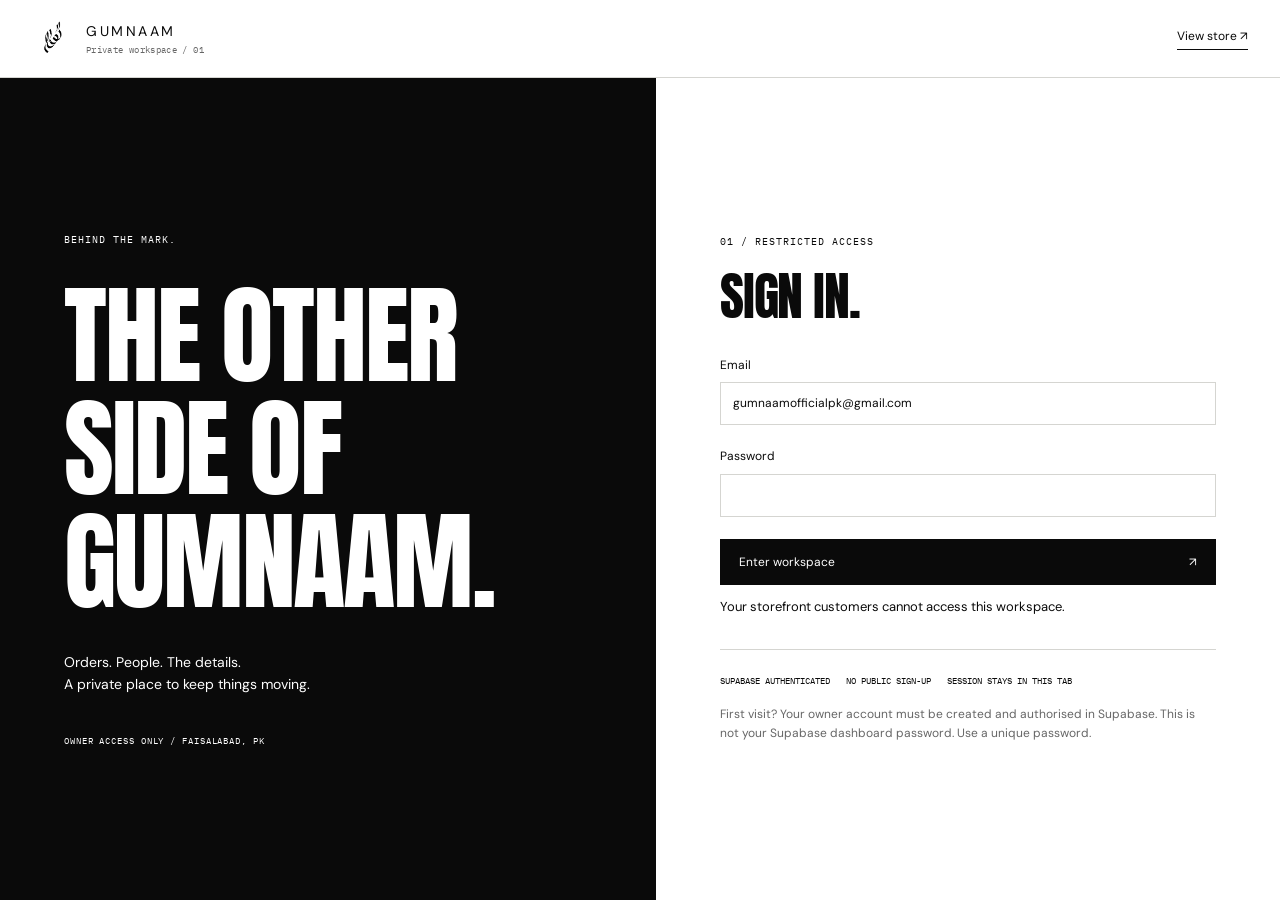
<file: admin.html>
<!doctype html>
<html lang="en">
<head>
  <meta charset="utf-8">
  <meta name="viewport" content="width=device-width, initial-scale=1">
  <meta name="robots" content="noindex, nofollow, noarchive">
  <meta name="referrer" content="no-referrer">
  <meta name="description" content="Private Gumnaam owner workspace.">
  <title>Owner workspace — Gumnaam</title>
  <link rel="icon" type="image/png" href="assets/logo.png">
  <link rel="preconnect" href="https://fonts.googleapis.com">
  <link rel="preconnect" href="https://fonts.gstatic.com" crossorigin>
  <link href="https://fonts.googleapis.com/css2?family=Anton&family=DM+Sans:wght@400;500&family=IBM+Plex+Mono:wght@400&display=swap" rel="stylesheet">
  <link rel="stylesheet" href="css/owner.css">
  <script src="js/owner-config.js" defer></script>
  <script type="module" src="js/owner.js"></script>
</head>
<body>
  <a class="skip-link" href="#owner-main">Skip to workspace</a>
  <header class="owner-header">
    <a class="owner-brand" href="index.html"><img src="assets/logo.png" alt="" width="40" height="40"><span>GUMNAAM<small>Private workspace / 01</small></span></a>
    <a class="quiet-link" href="index.html" target="_blank" rel="noopener noreferrer">View store ↗</a>
  </header>
  <main id="owner-main">
    <section class="owner-login" id="login-view" aria-labelledby="login-title">
      <div class="login-story"><p class="eyebrow">Behind the mark.</p><h1 id="login-title">The other<br>side of<br>Gumnaam.</h1><p>Orders. People. The details.<br>A private place to keep things moving.</p><span class="login-stamp">Owner access only / Faisalabad, PK</span></div>
      <div class="login-card">
        <p class="eyebrow">01 / Restricted access</p><h2>Sign in.</h2>
        <form id="login-form">
          <label>Email<input name="email" type="email" autocomplete="username" required maxlength="254" value="gumnaamofficialpk@gmail.com"></label>
          <label>Password<input name="password" type="password" autocomplete="current-password" required maxlength="256"></label>
          <button class="button primary" type="submit">Enter workspace <span>↗</span></button>
        </form>
        <form id="login-mfa" hidden>
          <p>Enter the code from your authenticator.</p>
          <label>Six-digit code<input name="code" inputmode="numeric" autocomplete="one-time-code" pattern="[0-9]{6}" maxlength="6" required></label>
          <button class="button primary" type="submit">Verify and enter <span>↗</span></button>
          <button class="button" type="button" id="mfa-back">Back to sign in</button>
        </form>
        <p class="form-status" id="login-status" role="status" aria-live="polite">Your storefront customers cannot access this workspace.</p>
        <div class="login-security"><span>Supabase authenticated</span><span>No public sign-up</span><span>Session stays in this tab</span></div>
        <p class="fine-print">First visit? Your owner account must be created and authorised in Supabase. This is not your Supabase dashboard password. Use a unique password.</p>
      </div>
    </section>

    <div class="workspace" id="workspace" hidden>
      <aside class="owner-sidebar" aria-label="Workspace navigation">
        <p class="eyebrow">Operations / Drop 001</p>
        <nav id="owner-nav" aria-label="Owner sections">
          <button type="button" data-view="overview" aria-current="page"><span>01</span> Overview</button>
          <button type="button" data-view="orders"><span>02</span> Orders</button>
          <button type="button" data-view="invoices"><span>03</span> Invoices</button>
          <button type="button" data-view="customers"><span>04</span> Customers</button>
          <button type="button" data-view="activity"><span>05</span> Activity</button>
          <button type="button" data-view="security"><span>06</span> Security</button>
        </nav>
        <div class="sidebar-end"><p id="owner-email"></p><p class="fine-print">Private session.<br>Locks after 15 minutes idle.</p><button type="button" class="quiet-link" id="sign-out">Sign out ↗</button></div>
      </aside>
      <div class="workspace-body">
        <div class="workspace-heading"><div><p class="eyebrow" id="view-label">01 / At a glance</p><h1 id="view-title" tabindex="-1">Overview.</h1></div><div class="workspace-tools"><p class="fine-print" id="last-refreshed"></p><button type="button" class="button compact" id="refresh">Refresh ↻</button></div></div>
        <p class="form-status" id="workspace-status" role="status" aria-live="polite"></p>

        <section id="overview-view" aria-labelledby="view-title">
          <form id="overview-range" class="filter-bar">
            <label>Placed from<input name="from" type="date"></label><label>Through<input name="until" type="date"></label>
            <button type="submit" class="button compact">Apply range</button><button type="button" class="quiet-link" id="all-time">All time</button>
          </form>
          <p class="fine-print metric-explanation">Online orders only, by order date in Pakistan time. Walk-in sales have separate totals under Invoices. Test orders excluded. Revenue is recorded manually; it is not a bank balance or profit.</p>
          <div class="metric-grid" id="metrics" aria-label="Business metrics"></div>
          <div class="attention" id="attention" aria-label="Needs attention"></div>
          <div class="insight-grid"><section class="panel"><div class="panel-heading"><h2>Delivered &amp; paid.</h2><span class="eyebrow">Recent 30 days in range</span></div><p class="fine-print">Grouped by order placement date. Delivery included.</p><div id="revenue-chart" class="revenue-chart"></div></section><section class="panel"><h2>The pieces.</h2><p class="fine-print">Delivered, paid orders only. Merchandise value.</p><div id="top-products"></div></section></div>
          <div class="insight-grid"><section class="panel"><h2>Order flow.</h2><div id="status-breakdown"></div></section><section class="panel"><h2>Where they go.</h2><div id="top-cities"></div></section></div>
          <p class="fine-print">Payments recorded includes verified Easypaisa and collected COD, excluding refunded payments. Delivered &amp; paid requires both delivery and payment. Refunds are full-order records, not automatic transfers.</p>
        </section>

        <section id="orders-view" hidden aria-labelledby="view-title">
          <p class="fine-print">Choose Manage on an order to confirm, cancel, dispatch or mark it delivered. Status and payment changes require your review and a reason.</p>
          <form id="order-filters" class="filter-bar">
            <label class="search-field">Find an order<input name="q" type="search" placeholder="Reference, name, email, phone or city" maxlength="100"></label>
            <label>Status<select name="status"><option value="">All statuses</option><option value="pending_confirmation">Pending confirmation</option><option value="pending_verification">Pending verification</option><option value="confirmed">Confirmed</option><option value="dispatched">Dispatched</option><option value="completed">Delivered</option><option value="cancelled">Cancelled</option></select></label>
            <label>Payment method<select name="payment"><option value="">Both methods</option><option value="cod">Cash on delivery</option><option value="easypaisa">Easypaisa</option></select></label>
            <label>Placed from<input name="from" type="date"></label><label>Through<input name="until" type="date"></label>
            <label class="checkbox"><input name="test" type="checkbox">Include test orders</label><button type="submit" class="button compact">Apply filters</button>
          </form>
          <div class="list-heading"><p id="order-count" class="eyebrow"></p><button type="button" class="quiet-link" data-export="orders">Export filtered orders ↓</button></div>
          <div class="table-scroll"><table class="data-table"><caption class="sr-only">Orders matching your filters</caption><thead><tr><th scope="col">Order / Placed</th><th scope="col">Customer</th><th scope="col">Status</th><th scope="col">Payment</th><th scope="col" class="numeric">Total</th><th scope="col"><span class="sr-only">Details</span></th></tr></thead><tbody id="order-rows"></tbody></table></div>
          <div class="pagination"><button type="button" class="button compact" data-page="orders-prev">Previous</button><span id="order-page"></span><button type="button" class="button compact" data-page="orders-next">Next</button></div>
        </section>

        <section id="invoices-view" hidden aria-labelledby="view-title">
          <p class="fine-print">For customers buying in person. No delivery fee, no online order alert. Download a customer-only PDF to print, without the admin page URL or workspace heading. Not a tax invoice.</p>
          <div class="metric-grid invoice-metrics" id="invoice-metrics" aria-label="Walk-in invoice totals"></div>
          <div class="invoice-builder">
            <section class="panel">
              <div class="panel-heading"><h2>Issue an invoice.</h2><button class="quiet-link" type="button" id="new-invoice">Clear / New invoice</button></div>
              <form id="invoice-form">
                <div class="invoice-fields"><label>Customer name<input name="customerName" value="Walk-in customer" maxlength="100" minlength="2" required autocomplete="off"></label><label>Phone / optional<input name="phone" type="tel" maxlength="24" autocomplete="off" placeholder="03001234567"></label><label>Email / optional<input name="email" type="email" maxlength="254" autocomplete="off"></label></div>
                <div class="invoice-line-labels" aria-hidden="true"><span>Hoodie</span><span>Size</span><span>Qty</span><span>Price / PKR</span><span></span></div>
                <div id="invoice-lines"></div>
                <button type="button" class="quiet-link" id="add-invoice-line">Add another piece +</button>
                <div class="invoice-fields invoice-payment-fields"><label>Discount / PKR<input name="discount" type="number" min="0" step="1" value="0" required></label><label>Amount received / PKR<input name="amountPaid" type="number" min="0" step="1" value="0" required></label><label>Payment method<select name="paymentMethod"><option value="cash">Cash</option><option value="easypaisa">Easypaisa</option><option value="bank_transfer">Bank transfer</option><option value="other">Other</option></select></label><label>Payment reference / optional<input name="paymentReference" maxlength="100"></label></div>
                <button class="quiet-link" id="invoice-paid-in-full" type="button">Set received to full total</button>
                <label class="invoice-note">Note printed on invoice / optional<textarea name="notes" maxlength="1000" rows="2"></textarea></label>
                <div class="invoice-draft-totals" id="invoice-draft-totals" role="status" aria-live="polite"></div>
                <p class="fine-print">Only enter money actually received. Prices are editable for in-person sales; default PKR 1,999. This does not change online prices or reserve stock. Contact details are not added to email marketing.</p>
                <button class="button primary" id="issue-invoice" type="submit">Review &amp; issue invoice ↗</button>
                <p class="form-status" id="invoice-status" role="status" aria-live="polite"></p>
              </form>
            </section>
            <section class="panel invoice-history"><h2>Saved invoices.</h2><form id="invoice-filters" class="filter-bar"><label>Find an invoice<input name="q" type="search" maxlength="100" placeholder="Number, name, email or phone"></label><label>Status<select name="invoiceStatus"><option value="">All invoices</option><option value="issued">Issued</option><option value="void">Void</option></select></label><button type="submit" class="button compact">Search</button></form><p class="eyebrow" id="invoice-count"></p><div id="invoice-history"></div><div class="pagination"><button class="button compact" type="button" id="invoice-prev">Previous</button><span id="invoice-page"></span><button class="button compact" type="button" id="invoice-next">Next</button></div><p class="fine-print">Walk-in totals are all-time and separate from online revenue. Saved invoice lines are fixed; void and reissue if details are wrong. An unpaid balance is not paid revenue.</p></section>
          </div>
        </section>

        <section id="customers-view" hidden aria-labelledby="view-title">
          <div class="panel notice"><h2>People, not a mailing list.</h2><p>Order contact details are for fulfilment. Only explicit checkout email opt-ins appear in the marketing export. Keep exported files private. Phone numbers do not carry promotional WhatsApp consent.</p></div>
          <form id="customer-filters" class="filter-bar"><label class="search-field">Find a customer<input name="q" type="search" placeholder="Name, email, phone or city" maxlength="100"></label><label class="checkbox"><input name="marketing" type="checkbox">Email opt-ins only</label><button class="button compact" type="submit">Apply filters</button></form>
          <div class="list-heading"><p id="customer-count" class="eyebrow"></p><div class="export-links"><button type="button" class="quiet-link" data-export="customers">Operational CSV ↓</button><button type="button" class="quiet-link" data-export="marketing">Email opt-ins CSV ↓</button></div></div>
          <div class="table-scroll"><table class="data-table"><caption class="sr-only">Customer records, grouped by email when provided, otherwise phone</caption><thead><tr><th scope="col">Customer</th><th scope="col">Contact</th><th scope="col">Orders / Last placed</th><th scope="col" class="numeric">Delivered &amp; paid</th><th scope="col">Email permission</th></tr></thead><tbody id="customer-rows"></tbody></table></div>
          <p class="fine-print">Grouped by email when supplied, otherwise phone. Shared emails can represent more than one person. Test orders excluded. Opt-ins are recorded choices, not independently verified email ownership.</p>
          <div class="pagination"><button type="button" class="button compact" data-page="customers-prev">Previous</button><span id="customer-page"></span><button type="button" class="button compact" data-page="customers-next">Next</button></div>
          <div class="panel"><h2>Before your first campaign.</h2><p>Use an email-marketing service that handles unsubscribe links, bounces and suppression. Import only the email opt-in export, and apply that provider’s opt-outs as well. No promotional messages are sent by this panel.</p></div>
        </section>

        <section id="activity-view" hidden aria-labelledby="view-title"><p class="fine-print">Latest 50 panel actions. Order details keep their latest 25 changes. Supabase dashboard edits are outside this panel’s audit trail.</p><div id="activity-list" class="activity-list"></div></section>

        <section id="security-view" hidden aria-labelledby="view-title">
          <div class="insight-grid"><section class="panel"><h2>Your access.</h2><dl class="detail-list"><div><dt>Account</dt><dd id="security-email"></dd></div><div><dt>Authentication</dt><dd>Supabase Auth + owner allowlist</dd></div><div><dt>Session</dt><dd>Memory only. Ends on reload or after 15 minutes idle.</dd></div><div><dt>Customer records</dt><dd>Private server access. No guest table permissions.</dd></div><div><dt>Receipts</dt><dd>Private, 60-second preview link.</dd></div></dl></section>
          <section class="panel"><h2>Authenticator.</h2><p id="mfa-status">Checking account security…</p><button type="button" id="enroll-mfa" class="button compact" hidden>Set up two-factor sign-in</button><div id="mfa-enrollment" hidden><p>Scan this code in your authenticator, then verify a fresh code. Keep access to your authenticator secure.</p><img id="mfa-qr" alt="Authenticator setup QR code" width="220" height="220"><form id="enrollment-form"><label>Six-digit code<input name="code" inputmode="numeric" autocomplete="one-time-code" pattern="[0-9]{6}" maxlength="6" required></label><button class="button primary" type="submit">Verify authenticator</button></form></div><p class="form-status" id="security-status" role="status"></p></section></div>
          <div class="panel"><h2>Keep the workspace private.</h2><p>Use a unique password and enable your authenticator. Sign out on shared devices. Do not share CSV exports or receipt previews publicly. Recover a lost account through your Supabase project administration; this panel does not expose recovery credentials.</p></div>
        </section>
        <footer class="workspace-footer"><span>GUMNAAM / PRIVATE OPERATIONS</span><span>All money in PKR. All dates in Pakistan time.</span></footer>
      </div>
    </div>
  </main>

  <dialog id="order-detail" aria-labelledby="detail-title">
    <div class="dialog-heading"><div><p class="eyebrow">Order / The details</p><h2 id="detail-title">Order details.</h2></div><button type="button" class="button compact" data-close="order-detail">Close ×</button></div>
    <div id="detail-content"></div>
    <p class="form-status" id="detail-status" role="status" aria-live="polite"></p>
  </dialog>
  <dialog id="confirm-dialog" aria-labelledby="confirm-title"><h2 id="confirm-title">Confirm this action.</h2><p id="confirm-copy"></p><form method="dialog" class="confirm-buttons"><button class="button" value="cancel">Keep as is</button><button class="button primary" value="confirm">Confirm</button></form></dialog>
  <dialog id="invoice-dialog" aria-labelledby="invoice-dialog-title"><div class="dialog-heading invoice-controls"><h2 id="invoice-dialog-title">Sales invoice.</h2><div class="detail-actions"><button class="button compact" type="button" id="print-invoice">Download customer PDF ↓</button><button class="button compact" type="button" data-close="invoice-dialog">Close ×</button></div></div><article id="invoice-paper" class="invoice-paper"></article><section id="invoice-payment-editor" class="panel invoice-controls"></section><p class="form-status invoice-controls" id="invoice-dialog-status" role="status" aria-live="polite"></p></dialog>
  <noscript><p class="noscript">JavaScript is required for the private owner workspace. Customer records are never embedded in this page.</p></noscript>
</body>
</html>
</file>
<file: css/owner.css>
:root { --paper: #f5f5f2; --ink: #0a0a0a; --line: #d5d5d1; --muted: #666; --display: "Anton", "Arial Narrow", sans-serif; --body: "DM Sans", Helvetica, Arial, sans-serif; --mono: "IBM Plex Mono", monospace; }
* { box-sizing: border-box; }
[hidden] { display: none !important; }
body { margin: 0; color: var(--ink); background: var(--paper); font: 14px/1.6 var(--body); }
button, input, select, textarea { font: inherit; color: inherit; }
button, a, input, select, textarea { -webkit-tap-highlight-color: transparent; }
button { cursor: pointer; border-radius: 0; }
button:disabled { opacity: .4; cursor: not-allowed; }
a { color: inherit; text-underline-offset: 4px; }
:focus-visible { outline: 2px solid #000; outline-offset: 4px; }
h1, h2, h3, p { margin: 0; }
h1, h2 { font: 400 36px/1.05 var(--display); text-transform: uppercase; letter-spacing: -.02em; }
h2 { font-size: 25px; }
p + p { margin-top: 12px; }
.eyebrow { font: 10px/1.5 var(--mono); text-transform: uppercase; letter-spacing: .1em; }
.fine-print { font-size: 12px; color: var(--muted); }
.sr-only, .skip-link:not(:focus) { position: absolute; width: 1px; height: 1px; overflow: hidden; clip-path: inset(50%); white-space: nowrap; }
.skip-link:focus { position: fixed; top: 8px; left: 8px; padding: 12px; z-index: 10; background: #fff; }
.owner-header { height: 78px; padding: 0 22px; display: flex; align-items: center; justify-content: space-between; gap: 16px; border-bottom: 1px solid var(--line); background: #fff; }
.owner-brand { display: flex; gap: 14px; align-items: center; text-decoration: none; font-size: 14px; letter-spacing: .18em; }
.owner-brand img { object-fit: contain; }
.owner-brand small { display: block; font: 9px/1.6 var(--mono); letter-spacing: .04em; color: var(--muted); }
.quiet-link { font-size: 12px; border: 0; padding: 0 0 3px; border-bottom: 1px solid; text-decoration: none; background: transparent; transition: opacity .2s ease; }
.quiet-link:hover { opacity: .6; }
.button { display: inline-flex; align-items: center; justify-content: space-between; gap: 24px; border: 1px solid var(--ink); padding: 13px 18px; background: transparent; font-size: 12px; line-height: 1.5; transition: opacity .2s ease; text-decoration: none; }
.button:hover { opacity: .7; }
.button.primary { color: #fff; background: var(--ink); }
.button.compact { padding: 9px 13px; gap: 10px; }
label { display: flex; flex-direction: column; gap: 7px; font-size: 12px; }
input, select, textarea { border: 1px solid var(--line); background: #fff; border-radius: 0; padding: 11px 12px; min-width: 0; width: 100%; }
input:focus, select:focus, textarea:focus { border-color: var(--ink); }
textarea { resize: vertical; min-height: 90px; }
.checkbox { flex-direction: row; align-items: center; gap: 10px; }
.checkbox input { width: 16px; height: 16px; margin: 0; accent-color: #000; }
.form-status { min-height: 24px; font-size: 13px; overflow-wrap: anywhere; margin-top: 12px; }
.owner-login { min-height: calc(100svh - 78px); display: grid; }
.login-story { padding: 40px 24px; background: var(--ink); color: #fff; }
.login-story h1 { font-size: clamp(48px, 11vw, 108px); margin: 32px 0; }
.login-stamp { display: block; margin-top: 40px; font: 9px var(--mono); text-transform: uppercase; letter-spacing: .1em; }
.login-card { padding: 40px 24px; background: #fff; }
.login-card h2 { margin: 20px 0 32px; font-size: 52px; }
.login-card form { display: grid; gap: 22px; }
.login-security { display: flex; flex-wrap: wrap; gap: 10px 16px; border-top: 1px solid var(--line); padding-top: 24px; margin: 28px 0 18px; font: 9px/1.5 var(--mono); text-transform: uppercase; }
.owner-sidebar { padding: 20px; border-bottom: 1px solid var(--line); background: #fff; }
.owner-sidebar > .eyebrow { margin-bottom: 14px; }
.owner-sidebar nav { display: flex; overflow-x: auto; gap: 4px; }
.owner-sidebar nav button { white-space: nowrap; border: 0; background: transparent; padding: 12px; font-size: 12px; text-align: left; }
.owner-sidebar nav button span { font: 10px var(--mono); margin-right: 8px; }
.owner-sidebar nav button[aria-current] { background: var(--ink); color: #fff; }
.sidebar-end { margin-top: 18px; font-size: 11px; display: flex; gap: 12px; justify-content: space-between; align-items: center; flex-wrap: wrap; }
.sidebar-end > .fine-print { display: none; }
.workspace-body { min-width: 0; padding: 28px 20px 0; }
.workspace-heading { display: flex; gap: 16px; justify-content: space-between; align-items: flex-end; }
.workspace-heading h1 { font-size: clamp(38px, 6vw, 64px); margin-top: 12px; }
.workspace-tools { display: flex; flex-direction: column; gap: 8px; align-items: flex-end; }
.workspace-tools p { font-size: 10px; }
.filter-bar { display: flex; align-items: flex-end; flex-wrap: wrap; gap: 14px; padding: 20px 0; margin-top: 8px; }
.filter-bar label { flex: 1 1 140px; }
.filter-bar .search-field { flex: 2 1 240px; }
.filter-bar .checkbox { flex: 0 1 auto; min-height: 44px; }
.filter-bar input, .filter-bar select { min-height: 44px; }
.metric-explanation { margin-bottom: 20px; }
.metric-grid { display: grid; grid-template-columns: repeat(2, minmax(0,1fr)); border-left: 1px solid var(--line); border-top: 1px solid var(--line); }
.metric { padding: 20px 15px; border-right: 1px solid var(--line); border-bottom: 1px solid var(--line); background: #fff; min-width: 0; }
.metric .eyebrow { font-size: 9px; }
.metric strong { display: block; font: 400 clamp(22px, 3vw, 38px)/1.2 var(--display); margin: 16px 0 8px; overflow-wrap: anywhere; }
.metric .fine-print { font-size: 10px; }
.attention { display: flex; flex-wrap: wrap; gap: 8px; margin: 22px 0; }
.attention button { border: 1px solid var(--line); background: transparent; padding: 10px 14px; font-size: 12px; }
.insight-grid { display: grid; gap: 20px; margin: 20px 0; }
.panel { background: #fff; padding: 24px 20px; border: 1px solid var(--line); min-width: 0; }
.panel > h2 { margin-bottom: 14px; }
.panel-heading { display: flex; flex-wrap: wrap; gap: 12px; justify-content: space-between; margin-bottom: 12px; }
.rank-row { display: flex; gap: 20px; justify-content: space-between; padding: 15px 0; border-bottom: 1px solid var(--line); align-items: baseline; }
.rank-row:last-child { border: 0; }
.rank-row span { max-width: 65%; overflow-wrap: anywhere; }
.rank-row strong { font-weight: 500; font-size: 13px; text-align: right; }
.revenue-chart { display: flex; align-items: flex-end; gap: 5px; height: 180px; margin: 24px 0; border-bottom: 1px solid var(--line); }
.chart-day { height: 100%; flex: 1; display: flex; align-items: flex-end; position: relative; }
.chart-day i { width: 100%; display: block; background: var(--ink); min-height: 2px; }
.chart-day:hover i { opacity: .65; }
.list-heading { display: flex; gap: 18px; flex-wrap: wrap; justify-content: space-between; margin: 12px 0 20px; align-items: center; }
.export-links { display: flex; gap: 18px; flex-wrap: wrap; }
.table-scroll { overflow-x: auto; border: 1px solid var(--line); background: #fff; }
.data-table { width: 100%; min-width: 720px; border-collapse: collapse; text-align: left; }
.data-table th { font: 9px/1.5 var(--mono); text-transform: uppercase; letter-spacing: .05em; padding: 14px 18px; background: var(--paper); border-bottom: 1px solid var(--line); }
.data-table td { padding: 18px; border-bottom: 1px solid var(--line); font-size: 12px; max-width: 250px; vertical-align: top; overflow-wrap: anywhere; }
.data-table tbody tr:last-child td { border-bottom: 0; }
.data-table small { display: block; margin-top: 4px; color: var(--muted); font-size: 10px; }
.numeric { text-align: right; white-space: nowrap; }
.badge { border: 1px solid var(--line); display: inline-block; padding: 4px 7px; font: 9px/1.5 var(--mono); text-transform: uppercase; }
.badge.strong { background: var(--ink); color: #fff; border-color: var(--ink); }
.pagination { display: flex; gap: 20px; justify-content: space-between; align-items: center; padding: 20px 0; font-size: 11px; }
.notice { margin: 24px 0 8px; }
.activity-entry { padding: 22px 0; border-bottom: 1px solid var(--line); }
.activity-entry > p { margin-top: 7px; }
.activity-entry .eyebrow { color: var(--muted); }
.empty-state { padding: 36px 20px; color: var(--muted); font-size: 13px; }
.workspace-footer { display: flex; flex-wrap: wrap; justify-content: space-between; gap: 14px; font: 9px/1.7 var(--mono); padding: 32px 0; margin-top: 28px; border-top: 1px solid var(--line); }
.detail-list { margin: 20px 0 0; }
.detail-list > div { display: grid; grid-template-columns: 100px 1fr; gap: 12px; padding: 9px 0; }
.detail-list dt { color: var(--muted); font-size: 12px; }
.detail-list dd { margin: 0; overflow-wrap: anywhere; font-size: 13px; white-space: pre-wrap; }
dialog { border: 1px solid var(--ink); color: var(--ink); padding: 24px; width: min(940px, calc(100% - 24px)); max-height: calc(100svh - 32px); overflow: auto; background: var(--paper); }
dialog::backdrop { background: rgb(0 0 0 / .6); }
.dialog-heading { display: flex; justify-content: space-between; align-items: flex-start; gap: 16px; padding-bottom: 24px; border-bottom: 1px solid var(--line); }
.dialog-heading h2 { font-size: clamp(22px, 4vw, 36px); overflow-wrap: anywhere; margin-top: 10px; }
.detail-actions { display: flex; flex-wrap: wrap; gap: 16px; margin: 20px 0; }
.detail-grid { display: grid; gap: 20px; margin: 20px 0; }
.order-editor { display: grid; gap: 16px; }
.order-editor .edit-pair { display: grid; grid-template-columns: 1fr 1fr; gap: 14px; }
.order-editor .fine-print { margin: 0; }
.order-items { margin: 0; padding: 0; list-style: none; }
.order-items li { padding: 14px 0; border-bottom: 1px solid var(--line); }
.order-items li strong { font-weight: 500; }
.order-items li span { display: block; font-size: 12px; }
.receipt-preview { width: 100%; max-height: 500px; object-fit: contain; background: #fff; margin-top: 16px; }
.confirm-buttons { display: flex; gap: 14px; margin-top: 24px; flex-wrap: wrap; }
#confirm-dialog { max-width: 480px; }
#confirm-dialog > p { margin-top: 20px; }
#mfa-qr { width: 220px; max-width: 100%; height: auto; background: #fff; margin: 20px 0; }
#mfa-enrollment { margin-top: 20px; }
#enrollment-form { display: grid; gap: 16px; }
.noscript { padding: 30px; }
.invoice-metrics { margin: 24px 0; }
.invoice-builder { display: grid; gap: 20px; }
.invoice-fields { display: grid; gap: 14px; margin: 20px 0; }
.invoice-line { display: grid; grid-template-columns: 1fr 70px; gap: 12px; padding: 18px 0; border-top: 1px solid var(--line); }
.invoice-line label:first-child { grid-column: 1; }
.invoice-remove { justify-self: start; grid-column: 1 / -1; margin: 0 0 8px; }
.invoice-line-labels { display: none; }
.invoice-note { margin: 20px 0; }
.invoice-draft-totals { display: grid; gap: 10px; padding: 22px 0; margin: 12px 0; border-top: 1px solid var(--line); border-bottom: 1px solid var(--line); }
.invoice-draft-totals > div { display: flex; justify-content: space-between; gap: 20px; }
.invoice-draft-totals strong { font-weight: 500; }
#issue-invoice { margin-top: 20px; }
.invoice-history-entry { padding: 20px 0; border-bottom: 1px solid var(--line); }
.invoice-history-entry > p { margin-top: 6px; overflow-wrap: anywhere; }
.invoice-paper { background: #fff; padding: 24px 18px; margin: 24px 0; color: #000; }
.invoice-paper-header { display: flex; justify-content: space-between; gap: 20px; padding-bottom: 24px; border-bottom: 1px solid var(--line); }
.invoice-paper-header img { object-fit: contain; }
.invoice-paper-header > div:last-child { text-align: right; }
.invoice-paper-header h2 { font-size: 24px; }
.invoice-paper-header .eyebrow { margin-top: 12px; }
.invoice-paper-header .badge { margin-top: 10px; }
.invoice-wordmark { font-size: 12px; letter-spacing: .2em; }
.invoice-billed-to { margin: 24px 0; overflow-wrap: anywhere; }
.invoice-paper-table { width: 100%; border-collapse: collapse; table-layout: fixed; font-size: 11px; }
.invoice-paper-table th, .invoice-paper-table td { padding: 12px 5px; border-bottom: 1px solid var(--line); vertical-align: top; overflow-wrap: anywhere; text-align: right; }
.invoice-paper-table th:first-child, .invoice-paper-table td:first-child { text-align: left; width: 30%; }
.invoice-paper-table th { font-size: 9px; font-weight: 500; }
.invoice-paper-totals { margin: 24px 0 24px auto; max-width: 300px; }
.invoice-paper-totals > div { display: flex; gap: 20px; justify-content: space-between; margin: 8px 0; }
.invoice-paper-totals dd { margin: 0; white-space: nowrap; }
.invoice-public-note { white-space: pre-wrap; overflow-wrap: anywhere; margin-top: 20px; }
.invoice-paper-footer { border-top: 1px solid var(--line); padding-top: 24px; margin-top: 30px; }
.invoice-paper-footer .fine-print { font-size: 10px; }
.invoice-payment-form { display: grid; gap: 16px; margin: 20px 0; }
@media (min-width: 600px) {
  .invoice-fields { grid-template-columns: repeat(2,minmax(0,1fr)); }
  .invoice-line { grid-template-columns: minmax(120px,2fr) 65px 65px 95px auto; }
  .invoice-remove { grid-column: auto; align-self: end; margin-bottom: 12px; }
  .invoice-paper { padding: 36px; }
  .invoice-payment-form { grid-template-columns: repeat(2,minmax(0,1fr)); }
}
@media (min-width: 1300px) { .invoice-builder { grid-template-columns: minmax(0,1.8fr) minmax(0,1fr); } }
@media (min-width: 800px) {
  .owner-header { padding: 0 32px; }
  .owner-login { grid-template-columns: 1.05fr 1fr; }
  .login-story { padding: 64px clamp(32px, 5vw, 80px); display: flex; flex-direction: column; justify-content: center; }
  .login-card { padding: 64px clamp(32px, 5vw, 80px); display: flex; flex-direction: column; justify-content: center; }
  .workspace { display: grid; grid-template-columns: 210px minmax(0, 1fr); }
  .owner-sidebar { min-height: calc(100svh - 78px); border-bottom: 0; border-right: 1px solid var(--line); padding: 32px 18px; display: flex; flex-direction: column; }
  .owner-sidebar nav { flex-direction: column; gap: 5px; }
  .owner-sidebar nav button { padding: 14px 12px; }
  .sidebar-end { margin-top: auto; padding-top: 60px; display: block; overflow-wrap: anywhere; }
  .sidebar-end > .fine-print { display: block; margin: 12px 0 22px; }
  .workspace-body { padding: 36px 32px 0; }
  .metric-grid { grid-template-columns: repeat(4, minmax(0,1fr)); }
  .insight-grid { grid-template-columns: 1.4fr 1fr; }
  .detail-grid { grid-template-columns: 1fr 1fr; }
  dialog { padding: 32px; }
}
@media (prefers-reduced-motion: reduce) { *, *::before, *::after { transition: none !important; } }
@media print {
  @page { size: A4; margin: 14mm; }
  body > :not(#order-detail) { display: none !important; }
  #order-detail { display: block; position: static; width: 100%; max-height: none; overflow: visible; border: 0; background: #fff; padding: 0; }
  #order-detail::backdrop { display: none; }
  #order-detail .dialog-heading button, #detail-content > :not(.detail-grid), #detail-status, .print-private { display: none !important; }
  .detail-grid { grid-template-columns: 1fr 1fr; }
  .panel { border: 0; padding: 16px 0; }
  body.printing-invoice > * { display: none !important; }
  body.printing-invoice > #invoice-dialog { display: block !important; position: static; width: 100%; max-height: none; border: 0; padding: 0; overflow: visible; background: #fff; }
  body.printing-invoice #invoice-dialog::backdrop, body.printing-invoice .invoice-controls { display: none !important; }
  body.printing-invoice .invoice-paper { margin: 0; padding: 0; font-size: 12px; }
  .invoice-paper-header, .invoice-paper-totals, .invoice-paper-footer, .invoice-paper-table tr { break-inside: avoid; }
  .invoice-paper-table thead { display: table-header-group; }
}
</file>
